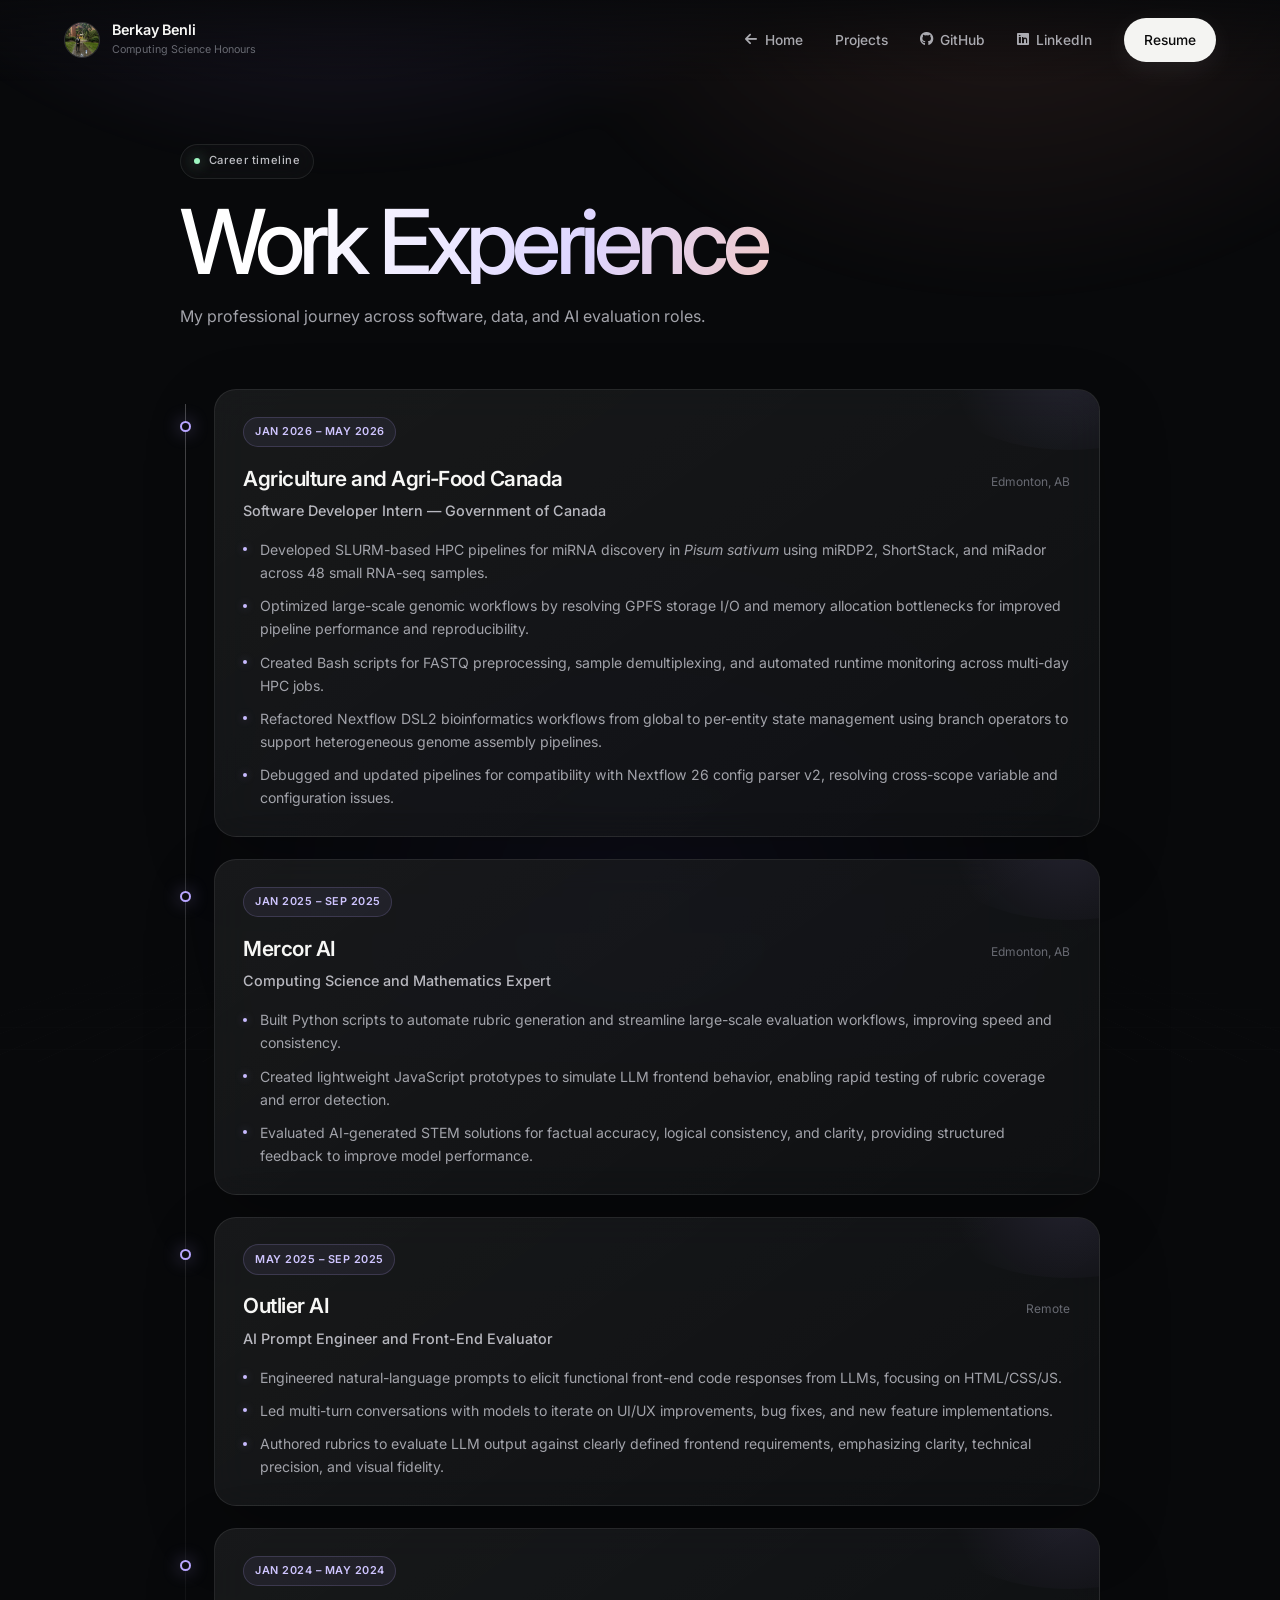
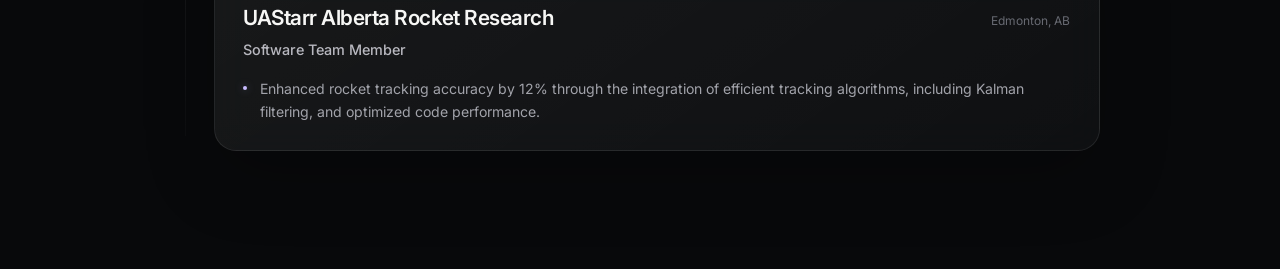
<file: experience.html>
<!DOCTYPE html>
<html lang="en">
<head>
    <meta charset="UTF-8">
    <meta name="viewport" content="width=device-width, initial-scale=1.0">
    <title>Work Experience - Berkay Benli</title>
    <link href="https://fonts.googleapis.com/css2?family=Inter:wght@300;400;500;600;700;800&display=swap" rel="stylesheet">
    <link href="https://cdnjs.cloudflare.com/ajax/libs/font-awesome/6.0.0/css/all.min.css" rel="stylesheet">
    <style>
        * { margin: 0; padding: 0; box-sizing: border-box; }

        :root {
            --bg: #08090b;
            --surface: rgba(255,255,255,.045);
            --surface-solid: #101114;
            --text-primary: #f7f7f5;
            --text-secondary: #a2a3aa;
            --text-tertiary: #686a72;
            --border: rgba(255,255,255,.085);
            --border-strong: rgba(255,255,255,.17);
            --pill: #f4f4f2;
            --pill-text: #0a0a0b;
            --accent: #b8a6ff;
            --accent-2: #ffb49d;
        }

        html { scroll-behavior: smooth; }

        body {
            min-height: 100vh;
            overflow-x: hidden;
            color: var(--text-primary);
            background: var(--bg);
            font-family: 'Inter', sans-serif;
            line-height: 1.6;
            position: relative;
        }

        body::before {
            content: '';
            position: fixed;
            inset: -15%;
            z-index: -3;
            pointer-events: none;
            background:
                radial-gradient(760px 540px at 32% -5%, rgba(175,133,255,.19), transparent 68%),
                radial-gradient(700px 540px at 72% 5%, rgba(255,151,124,.12), transparent 70%),
                radial-gradient(650px 520px at 50% 88%, rgba(108,92,255,.055), transparent 72%);
            filter: blur(10px);
        }

        body::after {
            content: '';
            position: fixed;
            left: -10%;
            right: -10%;
            bottom: -18%;
            height: 46%;
            z-index: -2;
            pointer-events: none;
            opacity: .25;
            transform: perspective(520px) rotateX(62deg);
            transform-origin: bottom;
            background-image:
                linear-gradient(rgba(255,255,255,.05) 1px, transparent 1px),
                linear-gradient(90deg, rgba(255,255,255,.05) 1px, transparent 1px);
            background-size: 55px 55px;
            mask-image: linear-gradient(to top, black, transparent 85%);
            -webkit-mask-image: linear-gradient(to top, black, transparent 85%);
        }

        a { color: inherit; }

        main, nav, section { position: relative; z-index: 1; }

        /* Navigation */
        nav {
            position: fixed;
            top: 0;
            left: 0;
            width: 100%;
            z-index: 1000;
            padding: 1.15rem 5%;
            background: linear-gradient(to bottom, rgba(8,9,11,.86), rgba(8,9,11,.42), transparent);
            border: 0;
        }

        .nav-container {
            width: min(1180px, 100%);
            margin: 0 auto;
            display: flex;
            justify-content: space-between;
            align-items: center;
        }

        .logo-container {
            display: flex;
            align-items: center;
            gap: .75rem;
            text-decoration: none;
        }

        .logo {
            width: 36px;
            height: 36px;
            border-radius: 50%;
            object-fit: cover;
            border: 1px solid rgba(255,255,255,.15);
        }

        .logo-text h2 {
            font-weight: 600;
            font-size: .9rem;
            line-height: 1.1;
            letter-spacing: -.02em;
        }

        .logo-text p {
            margin-top: 3px;
            font-size: .67rem;
            color: var(--text-tertiary);
        }

        .nav-links {
            display: flex;
            list-style: none;
            gap: 2rem;
            align-items: center;
        }

        .nav-links a {
            position: relative;
            color: #aaaab0;
            text-decoration: none;
            font-weight: 500;
            font-size: .86rem;
            transition: color .25s ease;
            display: flex;
            align-items: center;
            gap: .45rem;
        }

        .nav-links a:hover { color: white; }

        .nav-links a:not(.nav-cta)::after {
            content: '';
            position: absolute;
            left: 0;
            right: 0;
            bottom: -6px;
            height: 1px;
            background: white;
            transform: scaleX(0);
            transform-origin: right;
            transition: transform .25s ease;
        }

        .nav-links a:not(.nav-cta):hover::after {
            transform: scaleX(1);
            transform-origin: left;
        }

        .nav-cta {
            color: var(--pill-text) !important;
            padding: .68rem 1.25rem;
            border-radius: 999px;
            background: var(--pill);
            box-shadow: 0 7px 28px rgba(255,255,255,.07);
            transition: transform .25s ease, box-shadow .25s ease !important;
        }

        .nav-cta:hover {
            transform: translateY(-2px);
            box-shadow: 0 10px 34px rgba(255,255,255,.14);
        }

        .mobile-menu {
            display: none;
            cursor: pointer;
            padding: .5rem;
        }

        .mobile-menu span {
            display: block;
            width: 22px;
            height: 1.5px;
            margin: 5px 0;
            background: white;
        }

        /* Shared page header */
        .experience-section,
        .projects-section {
            min-height: 100vh;
            padding: 9rem 5% 6rem;
        }

        .experience-section .container {
            width: min(920px, 100%);
            margin: 0 auto;
        }

        .projects-section .container {
            width: min(1080px, 100%);
            margin: 0 auto;
        }

        .page-eyebrow {
            display: inline-flex;
            align-items: center;
            gap: .55rem;
            padding: .46rem .82rem;
            margin-bottom: 1.35rem;
            border: 1px solid var(--border);
            border-radius: 999px;
            background: rgba(255,255,255,.025);
            backdrop-filter: blur(15px);
            color: #bdbdc2;
            font-size: .7rem;
            font-weight: 500;
            letter-spacing: .05em;
        }

        .page-eyebrow .dot {
            width: 6px;
            height: 6px;
            border-radius: 50%;
            background: #9ef7c1;
            box-shadow: 0 0 14px rgba(158,247,193,.65);
        }

        .section-title {
            max-width: 850px;
            font-size: clamp(3.1rem, 7vw, 5.8rem);
            font-weight: 500;
            line-height: .94;
            letter-spacing: -.065em;
            margin-bottom: 1.1rem;
            background: linear-gradient(110deg, #fff 12%, #ddd5ff 48%, #f5c6b8 78%, #fff);
            -webkit-background-clip: text;
            background-clip: text;
            color: transparent;
        }

        .section-subtitle {
            max-width: 620px;
            color: var(--text-secondary);
            font-size: 1rem;
            line-height: 1.75;
            margin-bottom: 3.7rem;
        }

        /* Experience */
        .experience-timeline {
            position: relative;
            padding-left: 2.1rem;
        }

        .experience-timeline::before {
            content: '';
            position: absolute;
            left: 5px;
            top: 15px;
            bottom: 15px;
            width: 1px;
            background: linear-gradient(to bottom, rgba(255,255,255,.25), rgba(255,255,255,.025));
        }

        .experience-item {
            position: relative;
            margin-bottom: 1.4rem;
        }

        .experience-marker {
            position: absolute;
            left: -2.1rem;
            top: 2rem;
            width: 11px;
            height: 11px;
            border-radius: 50%;
            background: #0b0c0e;
            border: 2px solid var(--accent);
            box-shadow: 0 0 18px rgba(184,166,255,.45);
            z-index: 2;
        }

        .experience-content {
            position: relative;
            overflow: hidden;
            padding: 1.65rem 1.8rem;
            border: 1px solid var(--border);
            border-radius: 22px;
            background:
                linear-gradient(145deg, rgba(255,255,255,.055), rgba(255,255,255,.018)),
                rgba(12,13,15,.74);
            backdrop-filter: blur(18px);
            box-shadow: 0 25px 70px rgba(0,0,0,.22);
            transition: transform .35s ease, border-color .35s ease, box-shadow .35s ease;
        }

        .experience-content::before {
            content: '';
            position: absolute;
            width: 300px;
            height: 180px;
            right: -120px;
            top: -120px;
            border-radius: 50%;
            background: radial-gradient(circle, rgba(184,166,255,.11), transparent 68%);
            pointer-events: none;
        }

        .experience-content:hover {
            transform: translateY(-5px);
            border-color: var(--border-strong);
            box-shadow: 0 30px 80px rgba(0,0,0,.38);
        }

        .experience-date {
            display: inline-flex;
            padding: .35rem .68rem;
            margin-bottom: .9rem;
            border-radius: 999px;
            border: 1px solid rgba(184,166,255,.18);
            background: rgba(184,166,255,.07);
            color: #cfc5ff;
            font-size: .68rem;
            font-weight: 600;
            letter-spacing: .045em;
            text-transform: uppercase;
        }

        .experience-header {
            display: flex;
            justify-content: space-between;
            align-items: baseline;
            flex-wrap: wrap;
            gap: .5rem;
            margin-bottom: .25rem;
        }

        .company-name {
            font-size: 1.3rem;
            font-weight: 600;
            letter-spacing: -.025em;
        }

        .job-location {
            color: var(--text-tertiary);
            font-size: .75rem;
        }

        .job-title {
            color: #b8b8bf;
            font-size: .9rem;
            font-weight: 500;
            margin-bottom: 1rem;
        }

        .job-description {
            list-style: none;
            padding: 0;
        }

        .job-description li {
            position: relative;
            padding-left: 1.05rem;
            margin-bottom: .62rem;
            color: var(--text-secondary);
            font-size: .88rem;
            line-height: 1.65;
        }

        .job-description li::before {
            content: '';
            position: absolute;
            left: 0;
            top: .68em;
            width: 4px;
            height: 4px;
            border-radius: 50%;
            background: #c8bbff;
            box-shadow: 0 0 8px rgba(200,187,255,.4);
        }

        .job-description li:last-child { margin-bottom: 0; }

        /* Projects */
        .projects-grid {
            display: grid;
            grid-template-columns: 1fr;
            gap: 1.35rem;
        }

        .project-card {
            position: relative;
            overflow: hidden;
            border: 1px solid var(--border);
            border-radius: 24px;
            background:
                linear-gradient(145deg, rgba(255,255,255,.055), rgba(255,255,255,.018)),
                rgba(12,13,15,.74);
            backdrop-filter: blur(18px);
            box-shadow: 0 28px 80px rgba(0,0,0,.25);
            transition: transform .4s ease, border-color .4s ease, box-shadow .4s ease;
        }

        .project-card::before {
            content: '';
            position: absolute;
            width: 420px;
            height: 300px;
            left: -160px;
            top: -190px;
            border-radius: 50%;
            background: radial-gradient(circle, rgba(184,166,255,.14), transparent 68%);
            pointer-events: none;
        }

        .project-card::after {
            content: '';
            position: absolute;
            width: 360px;
            height: 250px;
            right: -180px;
            bottom: -180px;
            border-radius: 50%;
            background: radial-gradient(circle, rgba(255,180,157,.10), transparent 68%);
            pointer-events: none;
        }

        .project-card:hover {
            transform: translateY(-6px);
            border-color: var(--border-strong);
            box-shadow: 0 38px 95px rgba(0,0,0,.4);
        }

        .project-content {
            position: relative;
            z-index: 1;
            display: grid;
            grid-template-columns: 1.05fr .95fr;
            gap: 2.4rem;
            align-items: center;
            padding: 1.35rem;
        }

        .project-image {
            position: relative;
            overflow: hidden;
            aspect-ratio: 16 / 9;
            border-radius: 17px;
            border: 1px solid rgba(255,255,255,.10);
            background: #0b0c0e;
            box-shadow: 0 22px 55px rgba(0,0,0,.35);
        }

        .project-image::after {
            content: '';
            position: absolute;
            inset: 0;
            background: linear-gradient(120deg, rgba(255,255,255,.10), transparent 30%, transparent 70%, rgba(184,166,255,.08));
            pointer-events: none;
        }

        .project-image img {
            width: 100%;
            height: 100%;
            object-fit: cover;
            display: block;
            transition: transform .55s ease;
        }

        .project-card:hover .project-image img {
            transform: scale(1.035);
        }

        .project-details {
            display: flex;
            flex-direction: column;
            gap: .9rem;
        }

        .project-title {
            font-size: 1.65rem;
            font-weight: 600;
            letter-spacing: -.035em;
        }

        .project-title a {
            text-decoration: none;
        }

        .project-title a:hover {
            color: #d8d0ff;
        }

        .project-description {
            color: var(--text-secondary);
            font-size: .88rem;
            line-height: 1.72;
        }

        .project-tech {
            display: flex;
            flex-wrap: wrap;
            gap: .4rem;
            margin-top: .05rem;
        }

        .tech-tag {
            padding: .3rem .65rem;
            border-radius: 999px;
            border: 1px solid rgba(255,255,255,.08);
            background: rgba(255,255,255,.035);
            color: #aaaab2;
            font-size: .68rem;
            font-weight: 500;
        }

        .project-links {
            display: flex;
            flex-wrap: wrap;
            gap: .55rem;
            margin-top: .2rem;
        }

        .project-link {
            display: inline-flex;
            align-items: center;
            gap: .45rem;
            padding: .65rem 1rem;
            border-radius: 999px;
            text-decoration: none;
            font-size: .76rem;
            font-weight: 600;
            transition: transform .25s ease, background .25s ease, border-color .25s ease;
        }

        .project-link:hover {
            transform: translateY(-2px);
        }

        .project-link-primary {
            color: var(--pill-text);
            background: var(--pill);
        }

        .project-link-secondary {
            color: #dddde1;
            border: 1px solid var(--border-strong);
            background: rgba(255,255,255,.025);
        }

        .project-link-secondary:hover {
            background: rgba(255,255,255,.07);
        }

        .back-to-top {
            position: fixed;
            right: 2rem;
            bottom: 2rem;
            width: 46px;
            height: 46px;
            display: flex;
            align-items: center;
            justify-content: center;
            z-index: 999;
            border: 1px solid rgba(0,0,0,.08);
            border-radius: 50%;
            background: var(--pill);
            color: var(--pill-text);
            cursor: pointer;
            opacity: 0;
            transform: translateY(80px);
            transition: opacity .25s ease, transform .25s ease, box-shadow .25s ease;
            box-shadow: 0 12px 35px rgba(0,0,0,.35);
        }

        .back-to-top.show {
            opacity: 1;
            transform: translateY(0);
        }

        .back-to-top:hover {
            transform: translateY(-3px);
            box-shadow: 0 18px 42px rgba(0,0,0,.45);
        }

        @media (max-width: 900px) {
            .project-content {
                grid-template-columns: 1fr;
                gap: 1.35rem;
            }

            .section-title {
                max-width: 700px;
            }
        }

        @media (max-width: 720px) {
            nav { padding: 1rem 5%; }

            .nav-links {
                display: none;
                position: absolute;
                top: 68px;
                left: 5%;
                right: 5%;
                padding: .8rem;
                flex-direction: column;
                align-items: stretch;
                gap: .2rem;
                border: 1px solid var(--border);
                border-radius: 18px;
                background: rgba(12,13,15,.94);
                backdrop-filter: blur(22px);
                box-shadow: 0 25px 60px rgba(0,0,0,.45);
            }

            .nav-links.active { display: flex; }

            .nav-links a {
                padding: .72rem .75rem;
            }

            .nav-cta {
                text-align: center;
                margin-top: .25rem;
            }

            .mobile-menu { display: block; }

            .experience-section,
            .projects-section {
                padding: 7.5rem 5% 4rem;
            }

            .section-title {
                font-size: clamp(3rem, 15vw, 5rem);
            }

            .section-subtitle {
                font-size: .9rem;
                margin-bottom: 2.6rem;
            }

            .experience-timeline {
                padding-left: 1.45rem;
            }

            .experience-timeline::before {
                left: 4px;
            }

            .experience-marker {
                left: -1.45rem;
                width: 9px;
                height: 9px;
            }

            .experience-content {
                padding: 1.35rem;
                border-radius: 19px;
            }

            .company-name {
                font-size: 1.12rem;
            }

            .job-description li {
                font-size: .82rem;
            }

            .project-content {
                padding: .8rem;
            }

            .project-details {
                padding: .35rem .4rem .6rem;
            }

            .project-title {
                font-size: 1.35rem;
            }

            .project-description {
                font-size: .82rem;
            }

            .back-to-top {
                right: 1rem;
                bottom: 1rem;
            }
        }

        @media (prefers-reduced-motion: reduce) {
            *, *::before, *::after {
                transition: none !important;
                scroll-behavior: auto !important;
            }
        }

    </style>
</head>
<body>
    <nav>
        <div class="nav-container">
            <div class="logo-container">
                <img src="personal-portfolio-img/images/me.jpg" class="logo" alt="Berkay Benli Logo">
                <div class="logo-text">
                    <h2>Berkay Benli</h2>
                    <p>Computing Science Honours</p>
                </div>
            </div>
            <ul class="nav-links">
                <li><a href="index.html"><i class="fas fa-arrow-left"></i> Home</a></li>
                <li><a href="projects.html">Projects</a></li>
                <li><a href="https://github.com/brkbenli" target="_blank"><i class="fab fa-github"></i> GitHub</a></li>
                <li><a href="https://www.linkedin.com/in/berkayibenli/" target="_blank"><i class="fab fa-linkedin"></i> LinkedIn</a></li>
                <li><a href="personal-portfolio-img/Resume_Berkay_Benli.pdf" target="_blank" class="nav-cta">Resume</a></li>
            </ul>
            <div class="mobile-menu" aria-label="Open navigation" role="button" tabindex="0">
                <span></span><span></span><span></span>
            </div>
        </div>
    </nav>

    <section class="experience-section">
        <div class="container">
            <div class="page-eyebrow"><span class="dot"></span> Career timeline</div>
            <h1 class="section-title">Work Experience</h1>
            <p class="section-subtitle">My professional journey across software, data, and AI evaluation roles.</p>

            <div class="experience-timeline">
                <div class="experience-item">
                    <div class="experience-marker"></div>
                    <div class="experience-content">
                        <div class="experience-date">Jan 2026 – May 2026</div>
                        <div class="experience-header">
                            <h3 class="company-name">Agriculture and Agri-Food Canada</h3>
                            <span class="job-location">Edmonton, AB</span>
                        </div>
                        <h4 class="job-title">Software Developer Intern — Government of Canada</h4>
                        <ul class="job-description">
                            <li>Developed SLURM-based HPC pipelines for miRNA discovery in <em>Pisum sativum</em> using miRDP2, ShortStack, and miRador across 48 small RNA-seq samples.</li>
                            <li>Optimized large-scale genomic workflows by resolving GPFS storage I/O and memory allocation bottlenecks for improved pipeline performance and reproducibility.</li>
                            <li>Created Bash scripts for FASTQ preprocessing, sample demultiplexing, and automated runtime monitoring across multi-day HPC jobs.</li>
                            <li>Refactored Nextflow DSL2 bioinformatics workflows from global to per-entity state management using branch operators to support heterogeneous genome assembly pipelines.</li>
                            <li>Debugged and updated pipelines for compatibility with Nextflow 26 config parser v2, resolving cross-scope variable and configuration issues.</li>
                        </ul>
                    </div>
                </div>

                <div class="experience-item">
                    <div class="experience-marker"></div>
                    <div class="experience-content">
                        <div class="experience-date">Jan 2025 – Sep 2025</div>
                        <div class="experience-header">
                            <h3 class="company-name">Mercor AI</h3>
                            <span class="job-location">Edmonton, AB</span>
                        </div>
                        <h4 class="job-title">Computing Science and Mathematics Expert</h4>
                        <ul class="job-description">
                            <li>Built Python scripts to automate rubric generation and streamline large-scale evaluation workflows, improving speed and consistency.</li>
                            <li>Created lightweight JavaScript prototypes to simulate LLM frontend behavior, enabling rapid testing of rubric coverage and error detection.</li>
                            <li>Evaluated AI-generated STEM solutions for factual accuracy, logical consistency, and clarity, providing structured feedback to improve model performance.</li>
                        </ul>
                    </div>
                </div>

                <div class="experience-item">
                    <div class="experience-marker"></div>
                    <div class="experience-content">
                        <div class="experience-date">May 2025 – Sep 2025</div>
                        <div class="experience-header">
                            <h3 class="company-name">Outlier AI</h3>
                            <span class="job-location">Remote</span>
                        </div>
                        <h4 class="job-title">AI Prompt Engineer and Front-End Evaluator</h4>
                        <ul class="job-description">
                            <li>Engineered natural-language prompts to elicit functional front-end code responses from LLMs, focusing on HTML/CSS/JS.</li>
                            <li>Led multi-turn conversations with models to iterate on UI/UX improvements, bug fixes, and new feature implementations.</li>
                            <li>Authored rubrics to evaluate LLM output against clearly defined frontend requirements, emphasizing clarity, technical precision, and visual fidelity.</li>
                        </ul>
                    </div>
                </div>

                <div class="experience-item">
                    <div class="experience-marker"></div>
                    <div class="experience-content">
                        <div class="experience-date">Jan 2024 – May 2024</div>
                        <div class="experience-header">
                            <h3 class="company-name">UAStarr Alberta Rocket Research</h3>
                            <span class="job-location">Edmonton, AB</span>
                        </div>
                        <h4 class="job-title">Software Team Member</h4>
                        <ul class="job-description">
                            <li>Enhanced rocket tracking accuracy by 12% through the integration of efficient tracking algorithms, including Kalman filtering, and optimized code performance.</li>
                        </ul>
                    </div>
                </div>
            </div>
        </div>
    </section>

    <script>
        const mobileMenu = document.querySelector('.mobile-menu');
        const navLinks = document.querySelector('.nav-links');

        mobileMenu.addEventListener('click', () => navLinks.classList.toggle('active'));
        mobileMenu.addEventListener('keydown', (event) => {
            if (event.key === 'Enter' || event.key === ' ') {
                event.preventDefault();
                navLinks.classList.toggle('active');
            }
        });
    </script>
</body>
</html>
</file>
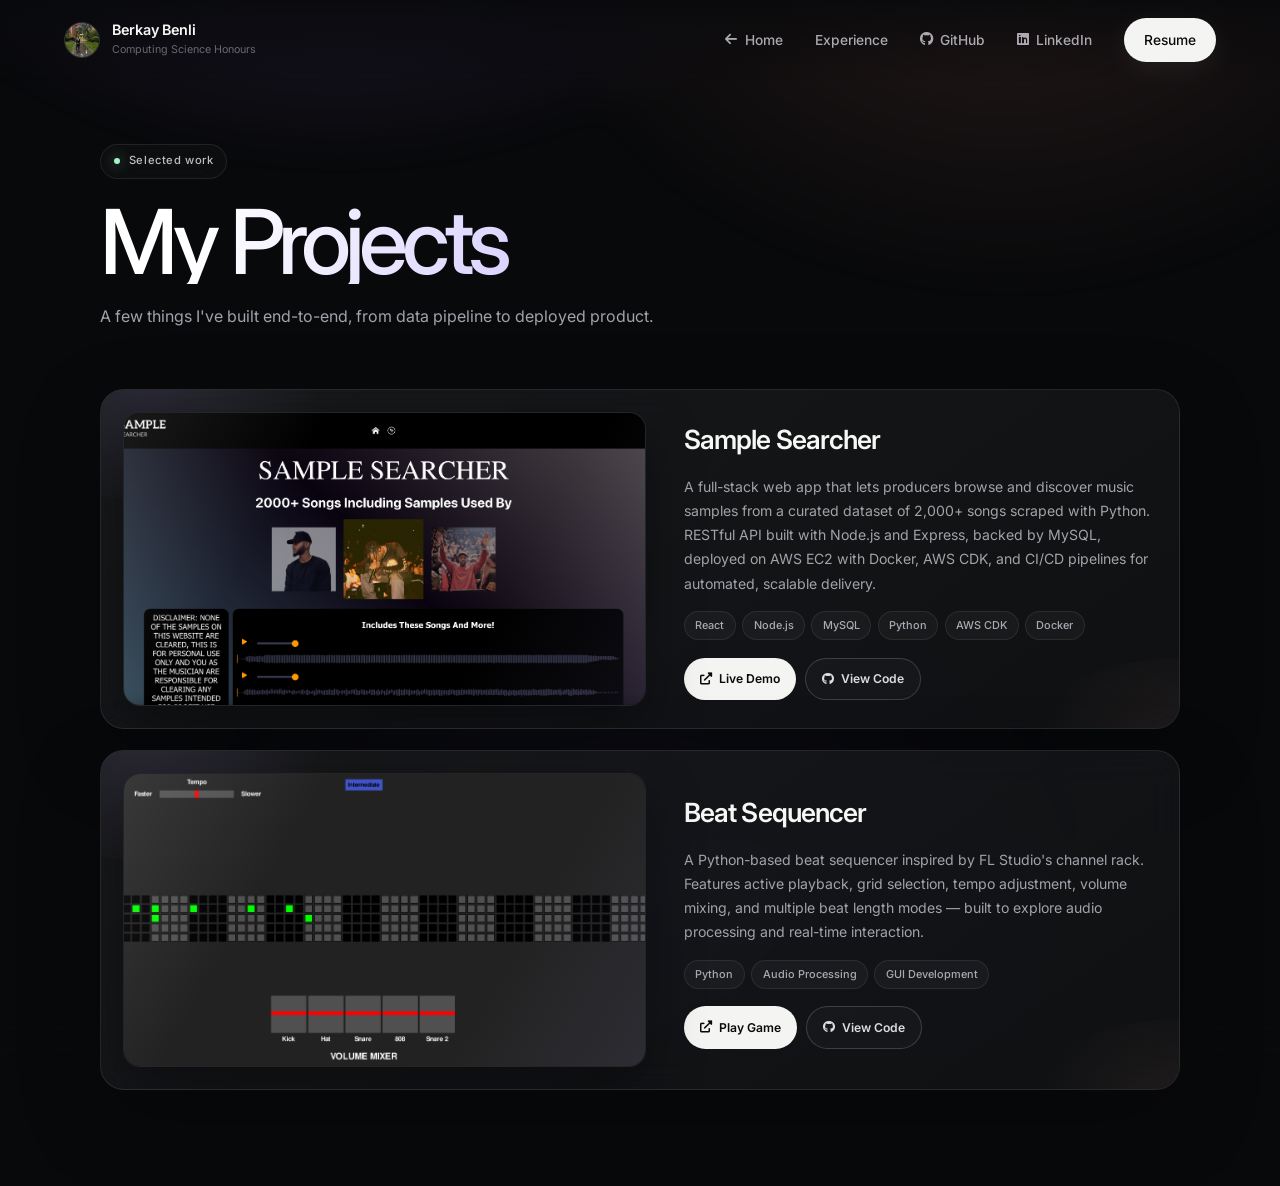
<file: projects.html>
<!DOCTYPE html>
<html lang="en">
<head>
    <meta charset="UTF-8">
    <meta name="viewport" content="width=device-width, initial-scale=1.0">
    <title>Projects - Berkay Benli</title>
    <link href="https://fonts.googleapis.com/css2?family=Inter:wght@300;400;500;600;700;800&display=swap" rel="stylesheet">
    <link href="https://cdnjs.cloudflare.com/ajax/libs/font-awesome/6.0.0/css/all.min.css" rel="stylesheet">
    <style>
        * { margin: 0; padding: 0; box-sizing: border-box; }

        :root {
            --bg: #08090b;
            --surface: rgba(255,255,255,.045);
            --surface-solid: #101114;
            --text-primary: #f7f7f5;
            --text-secondary: #a2a3aa;
            --text-tertiary: #686a72;
            --border: rgba(255,255,255,.085);
            --border-strong: rgba(255,255,255,.17);
            --pill: #f4f4f2;
            --pill-text: #0a0a0b;
            --accent: #b8a6ff;
            --accent-2: #ffb49d;
        }

        html { scroll-behavior: smooth; }

        body {
            min-height: 100vh;
            overflow-x: hidden;
            color: var(--text-primary);
            background: var(--bg);
            font-family: 'Inter', sans-serif;
            line-height: 1.6;
            position: relative;
        }

        body::before {
            content: '';
            position: fixed;
            inset: -15%;
            z-index: -3;
            pointer-events: none;
            background:
                radial-gradient(760px 540px at 32% -5%, rgba(175,133,255,.19), transparent 68%),
                radial-gradient(700px 540px at 72% 5%, rgba(255,151,124,.12), transparent 70%),
                radial-gradient(650px 520px at 50% 88%, rgba(108,92,255,.055), transparent 72%);
            filter: blur(10px);
        }

        body::after {
            content: '';
            position: fixed;
            left: -10%;
            right: -10%;
            bottom: -18%;
            height: 46%;
            z-index: -2;
            pointer-events: none;
            opacity: .25;
            transform: perspective(520px) rotateX(62deg);
            transform-origin: bottom;
            background-image:
                linear-gradient(rgba(255,255,255,.05) 1px, transparent 1px),
                linear-gradient(90deg, rgba(255,255,255,.05) 1px, transparent 1px);
            background-size: 55px 55px;
            mask-image: linear-gradient(to top, black, transparent 85%);
            -webkit-mask-image: linear-gradient(to top, black, transparent 85%);
        }

        a { color: inherit; }

        main, nav, section { position: relative; z-index: 1; }

        /* Navigation */
        nav {
            position: fixed;
            top: 0;
            left: 0;
            width: 100%;
            z-index: 1000;
            padding: 1.15rem 5%;
            background: linear-gradient(to bottom, rgba(8,9,11,.86), rgba(8,9,11,.42), transparent);
            border: 0;
        }

        .nav-container {
            width: min(1180px, 100%);
            margin: 0 auto;
            display: flex;
            justify-content: space-between;
            align-items: center;
        }

        .logo-container {
            display: flex;
            align-items: center;
            gap: .75rem;
            text-decoration: none;
        }

        .logo {
            width: 36px;
            height: 36px;
            border-radius: 50%;
            object-fit: cover;
            border: 1px solid rgba(255,255,255,.15);
        }

        .logo-text h2 {
            font-weight: 600;
            font-size: .9rem;
            line-height: 1.1;
            letter-spacing: -.02em;
        }

        .logo-text p {
            margin-top: 3px;
            font-size: .67rem;
            color: var(--text-tertiary);
        }

        .nav-links {
            display: flex;
            list-style: none;
            gap: 2rem;
            align-items: center;
        }

        .nav-links a {
            position: relative;
            color: #aaaab0;
            text-decoration: none;
            font-weight: 500;
            font-size: .86rem;
            transition: color .25s ease;
            display: flex;
            align-items: center;
            gap: .45rem;
        }

        .nav-links a:hover { color: white; }

        .nav-links a:not(.nav-cta)::after {
            content: '';
            position: absolute;
            left: 0;
            right: 0;
            bottom: -6px;
            height: 1px;
            background: white;
            transform: scaleX(0);
            transform-origin: right;
            transition: transform .25s ease;
        }

        .nav-links a:not(.nav-cta):hover::after {
            transform: scaleX(1);
            transform-origin: left;
        }

        .nav-cta {
            color: var(--pill-text) !important;
            padding: .68rem 1.25rem;
            border-radius: 999px;
            background: var(--pill);
            box-shadow: 0 7px 28px rgba(255,255,255,.07);
            transition: transform .25s ease, box-shadow .25s ease !important;
        }

        .nav-cta:hover {
            transform: translateY(-2px);
            box-shadow: 0 10px 34px rgba(255,255,255,.14);
        }

        .mobile-menu {
            display: none;
            cursor: pointer;
            padding: .5rem;
        }

        .mobile-menu span {
            display: block;
            width: 22px;
            height: 1.5px;
            margin: 5px 0;
            background: white;
        }

        /* Shared page header */
        .experience-section,
        .projects-section {
            min-height: 100vh;
            padding: 9rem 5% 6rem;
        }

        .experience-section .container {
            width: min(920px, 100%);
            margin: 0 auto;
        }

        .projects-section .container {
            width: min(1080px, 100%);
            margin: 0 auto;
        }

        .page-eyebrow {
            display: inline-flex;
            align-items: center;
            gap: .55rem;
            padding: .46rem .82rem;
            margin-bottom: 1.35rem;
            border: 1px solid var(--border);
            border-radius: 999px;
            background: rgba(255,255,255,.025);
            backdrop-filter: blur(15px);
            color: #bdbdc2;
            font-size: .7rem;
            font-weight: 500;
            letter-spacing: .05em;
        }

        .page-eyebrow .dot {
            width: 6px;
            height: 6px;
            border-radius: 50%;
            background: #9ef7c1;
            box-shadow: 0 0 14px rgba(158,247,193,.65);
        }

        .section-title {
            max-width: 850px;
            font-size: clamp(3.1rem, 7vw, 5.8rem);
            font-weight: 500;
            line-height: .94;
            letter-spacing: -.065em;
            margin-bottom: 1.1rem;
            background: linear-gradient(110deg, #fff 12%, #ddd5ff 48%, #f5c6b8 78%, #fff);
            -webkit-background-clip: text;
            background-clip: text;
            color: transparent;
        }

        .section-subtitle {
            max-width: 620px;
            color: var(--text-secondary);
            font-size: 1rem;
            line-height: 1.75;
            margin-bottom: 3.7rem;
        }

        /* Experience */
        .experience-timeline {
            position: relative;
            padding-left: 2.1rem;
        }

        .experience-timeline::before {
            content: '';
            position: absolute;
            left: 5px;
            top: 15px;
            bottom: 15px;
            width: 1px;
            background: linear-gradient(to bottom, rgba(255,255,255,.25), rgba(255,255,255,.025));
        }

        .experience-item {
            position: relative;
            margin-bottom: 1.4rem;
        }

        .experience-marker {
            position: absolute;
            left: -2.1rem;
            top: 2rem;
            width: 11px;
            height: 11px;
            border-radius: 50%;
            background: #0b0c0e;
            border: 2px solid var(--accent);
            box-shadow: 0 0 18px rgba(184,166,255,.45);
            z-index: 2;
        }

        .experience-content {
            position: relative;
            overflow: hidden;
            padding: 1.65rem 1.8rem;
            border: 1px solid var(--border);
            border-radius: 22px;
            background:
                linear-gradient(145deg, rgba(255,255,255,.055), rgba(255,255,255,.018)),
                rgba(12,13,15,.74);
            backdrop-filter: blur(18px);
            box-shadow: 0 25px 70px rgba(0,0,0,.22);
            transition: transform .35s ease, border-color .35s ease, box-shadow .35s ease;
        }

        .experience-content::before {
            content: '';
            position: absolute;
            width: 300px;
            height: 180px;
            right: -120px;
            top: -120px;
            border-radius: 50%;
            background: radial-gradient(circle, rgba(184,166,255,.11), transparent 68%);
            pointer-events: none;
        }

        .experience-content:hover {
            transform: translateY(-5px);
            border-color: var(--border-strong);
            box-shadow: 0 30px 80px rgba(0,0,0,.38);
        }

        .experience-date {
            display: inline-flex;
            padding: .35rem .68rem;
            margin-bottom: .9rem;
            border-radius: 999px;
            border: 1px solid rgba(184,166,255,.18);
            background: rgba(184,166,255,.07);
            color: #cfc5ff;
            font-size: .68rem;
            font-weight: 600;
            letter-spacing: .045em;
            text-transform: uppercase;
        }

        .experience-header {
            display: flex;
            justify-content: space-between;
            align-items: baseline;
            flex-wrap: wrap;
            gap: .5rem;
            margin-bottom: .25rem;
        }

        .company-name {
            font-size: 1.3rem;
            font-weight: 600;
            letter-spacing: -.025em;
        }

        .job-location {
            color: var(--text-tertiary);
            font-size: .75rem;
        }

        .job-title {
            color: #b8b8bf;
            font-size: .9rem;
            font-weight: 500;
            margin-bottom: 1rem;
        }

        .job-description {
            list-style: none;
            padding: 0;
        }

        .job-description li {
            position: relative;
            padding-left: 1.05rem;
            margin-bottom: .62rem;
            color: var(--text-secondary);
            font-size: .88rem;
            line-height: 1.65;
        }

        .job-description li::before {
            content: '';
            position: absolute;
            left: 0;
            top: .68em;
            width: 4px;
            height: 4px;
            border-radius: 50%;
            background: #c8bbff;
            box-shadow: 0 0 8px rgba(200,187,255,.4);
        }

        .job-description li:last-child { margin-bottom: 0; }

        /* Projects */
        .projects-grid {
            display: grid;
            grid-template-columns: 1fr;
            gap: 1.35rem;
        }

        .project-card {
            position: relative;
            overflow: hidden;
            border: 1px solid var(--border);
            border-radius: 24px;
            background:
                linear-gradient(145deg, rgba(255,255,255,.055), rgba(255,255,255,.018)),
                rgba(12,13,15,.74);
            backdrop-filter: blur(18px);
            box-shadow: 0 28px 80px rgba(0,0,0,.25);
            transition: transform .4s ease, border-color .4s ease, box-shadow .4s ease;
        }

        .project-card::before {
            content: '';
            position: absolute;
            width: 420px;
            height: 300px;
            left: -160px;
            top: -190px;
            border-radius: 50%;
            background: radial-gradient(circle, rgba(184,166,255,.14), transparent 68%);
            pointer-events: none;
        }

        .project-card::after {
            content: '';
            position: absolute;
            width: 360px;
            height: 250px;
            right: -180px;
            bottom: -180px;
            border-radius: 50%;
            background: radial-gradient(circle, rgba(255,180,157,.10), transparent 68%);
            pointer-events: none;
        }

        .project-card:hover {
            transform: translateY(-6px);
            border-color: var(--border-strong);
            box-shadow: 0 38px 95px rgba(0,0,0,.4);
        }

        .project-content {
            position: relative;
            z-index: 1;
            display: grid;
            grid-template-columns: 1.05fr .95fr;
            gap: 2.4rem;
            align-items: center;
            padding: 1.35rem;
        }

        .project-image {
            position: relative;
            overflow: hidden;
            aspect-ratio: 16 / 9;
            border-radius: 17px;
            border: 1px solid rgba(255,255,255,.10);
            background: #0b0c0e;
            box-shadow: 0 22px 55px rgba(0,0,0,.35);
        }

        .project-image::after {
            content: '';
            position: absolute;
            inset: 0;
            background: linear-gradient(120deg, rgba(255,255,255,.10), transparent 30%, transparent 70%, rgba(184,166,255,.08));
            pointer-events: none;
        }

        .project-image img {
            width: 100%;
            height: 100%;
            object-fit: cover;
            display: block;
            transition: transform .55s ease;
        }

        .project-card:hover .project-image img {
            transform: scale(1.035);
        }

        .project-details {
            display: flex;
            flex-direction: column;
            gap: .9rem;
        }

        .project-title {
            font-size: 1.65rem;
            font-weight: 600;
            letter-spacing: -.035em;
        }

        .project-title a {
            text-decoration: none;
        }

        .project-title a:hover {
            color: #d8d0ff;
        }

        .project-description {
            color: var(--text-secondary);
            font-size: .88rem;
            line-height: 1.72;
        }

        .project-tech {
            display: flex;
            flex-wrap: wrap;
            gap: .4rem;
            margin-top: .05rem;
        }

        .tech-tag {
            padding: .3rem .65rem;
            border-radius: 999px;
            border: 1px solid rgba(255,255,255,.08);
            background: rgba(255,255,255,.035);
            color: #aaaab2;
            font-size: .68rem;
            font-weight: 500;
        }

        .project-links {
            display: flex;
            flex-wrap: wrap;
            gap: .55rem;
            margin-top: .2rem;
        }

        .project-link {
            display: inline-flex;
            align-items: center;
            gap: .45rem;
            padding: .65rem 1rem;
            border-radius: 999px;
            text-decoration: none;
            font-size: .76rem;
            font-weight: 600;
            transition: transform .25s ease, background .25s ease, border-color .25s ease;
        }

        .project-link:hover {
            transform: translateY(-2px);
        }

        .project-link-primary {
            color: var(--pill-text);
            background: var(--pill);
        }

        .project-link-secondary {
            color: #dddde1;
            border: 1px solid var(--border-strong);
            background: rgba(255,255,255,.025);
        }

        .project-link-secondary:hover {
            background: rgba(255,255,255,.07);
        }

        .back-to-top {
            position: fixed;
            right: 2rem;
            bottom: 2rem;
            width: 46px;
            height: 46px;
            display: flex;
            align-items: center;
            justify-content: center;
            z-index: 999;
            border: 1px solid rgba(0,0,0,.08);
            border-radius: 50%;
            background: var(--pill);
            color: var(--pill-text);
            cursor: pointer;
            opacity: 0;
            transform: translateY(80px);
            transition: opacity .25s ease, transform .25s ease, box-shadow .25s ease;
            box-shadow: 0 12px 35px rgba(0,0,0,.35);
        }

        .back-to-top.show {
            opacity: 1;
            transform: translateY(0);
        }

        .back-to-top:hover {
            transform: translateY(-3px);
            box-shadow: 0 18px 42px rgba(0,0,0,.45);
        }

        @media (max-width: 900px) {
            .project-content {
                grid-template-columns: 1fr;
                gap: 1.35rem;
            }

            .section-title {
                max-width: 700px;
            }
        }

        @media (max-width: 720px) {
            nav { padding: 1rem 5%; }

            .nav-links {
                display: none;
                position: absolute;
                top: 68px;
                left: 5%;
                right: 5%;
                padding: .8rem;
                flex-direction: column;
                align-items: stretch;
                gap: .2rem;
                border: 1px solid var(--border);
                border-radius: 18px;
                background: rgba(12,13,15,.94);
                backdrop-filter: blur(22px);
                box-shadow: 0 25px 60px rgba(0,0,0,.45);
            }

            .nav-links.active { display: flex; }

            .nav-links a {
                padding: .72rem .75rem;
            }

            .nav-cta {
                text-align: center;
                margin-top: .25rem;
            }

            .mobile-menu { display: block; }

            .experience-section,
            .projects-section {
                padding: 7.5rem 5% 4rem;
            }

            .section-title {
                font-size: clamp(3rem, 15vw, 5rem);
            }

            .section-subtitle {
                font-size: .9rem;
                margin-bottom: 2.6rem;
            }

            .experience-timeline {
                padding-left: 1.45rem;
            }

            .experience-timeline::before {
                left: 4px;
            }

            .experience-marker {
                left: -1.45rem;
                width: 9px;
                height: 9px;
            }

            .experience-content {
                padding: 1.35rem;
                border-radius: 19px;
            }

            .company-name {
                font-size: 1.12rem;
            }

            .job-description li {
                font-size: .82rem;
            }

            .project-content {
                padding: .8rem;
            }

            .project-details {
                padding: .35rem .4rem .6rem;
            }

            .project-title {
                font-size: 1.35rem;
            }

            .project-description {
                font-size: .82rem;
            }

            .back-to-top {
                right: 1rem;
                bottom: 1rem;
            }
        }

        @media (prefers-reduced-motion: reduce) {
            *, *::before, *::after {
                transition: none !important;
                scroll-behavior: auto !important;
            }
        }

    </style>
</head>
<body>
    <nav>
        <div class="nav-container">
            <div class="logo-container">
                <img src="personal-portfolio-img/images/me.jpg" class="logo" alt="Berkay Benli Logo">
                <div class="logo-text">
                    <h2>Berkay Benli</h2>
                    <p>Computing Science Honours</p>
                </div>
            </div>
            <ul class="nav-links">
                <li><a href="index.html"><i class="fas fa-arrow-left"></i> Home</a></li>
                <li><a href="experience.html">Experience</a></li>
                <li><a href="https://github.com/brkbenli" target="_blank"><i class="fab fa-github"></i> GitHub</a></li>
                <li><a href="https://www.linkedin.com/in/berkayibenli/" target="_blank"><i class="fab fa-linkedin"></i> LinkedIn</a></li>
                <li><a href="personal-portfolio-img/Resume_Berkay_Benli.pdf" target="_blank" class="nav-cta">Resume</a></li>
            </ul>
            <div class="mobile-menu"><span></span><span></span><span></span></div>
        </div>
    </nav>

    <section class="projects-section">
        <div class="container">
            <div class="page-eyebrow"><span class="dot"></span> Selected work</div>
            <h1 class="section-title">My Projects</h1>
            <p class="section-subtitle">A few things I've built end-to-end, from data pipeline to deployed product.</p>

            <div class="projects-grid">
                <div class="project-card">
                    <div class="project-content">
                        <div class="project-image">
                            <img src="personal-portfolio-img/samplesearcher_home.png" alt="Sample Searcher Screenshot">
                        </div>
                        <div class="project-details">
                            <h2 class="project-title"><a href="https://samplesearcher.ca/" target="_blank">Sample Searcher</a></h2>
                            <p class="project-description">
                                A full-stack web app that lets producers browse and discover music samples from a
                                curated dataset of 2,000+ songs scraped with Python. RESTful API built with Node.js
                                and Express, backed by MySQL, deployed on AWS EC2 with Docker, AWS CDK, and CI/CD
                                pipelines for automated, scalable delivery.
                            </p>
                            <div class="project-tech">
                                <span class="tech-tag">React</span>
                                <span class="tech-tag">Node.js</span>
                                <span class="tech-tag">MySQL</span>
                                <span class="tech-tag">Python</span>
                                <span class="tech-tag">AWS CDK</span>
                                <span class="tech-tag">Docker</span>
                            </div>
                            <div class="project-links">
                                <a href="https://samplesearcher.ca/" target="_blank" class="project-link project-link-primary"><i class="fas fa-external-link-alt"></i> Live Demo</a>
                                <a href="https://github.com/brkbenli" target="_blank" class="project-link project-link-secondary"><i class="fab fa-github"></i> View Code</a>
                            </div>
                        </div>
                    </div>
                </div>

                <div class="project-card">
                    <div class="project-content">
                        <div class="project-image">
                            <img src="personal-portfolio-img/beatsequencer.png" alt="Beat Sequencer Screenshot">
                        </div>
                        <div class="project-details">
                            <h2 class="project-title"><a href="https://berkaybenli.itch.io/beat-sequencer" target="_blank">Beat Sequencer</a></h2>
                            <p class="project-description">
                                A Python-based beat sequencer inspired by FL Studio's channel rack. Features active
                                playback, grid selection, tempo adjustment, volume mixing, and multiple beat length
                                modes — built to explore audio processing and real-time interaction.
                            </p>
                            <div class="project-tech">
                                <span class="tech-tag">Python</span>
                                <span class="tech-tag">Audio Processing</span>
                                <span class="tech-tag">GUI Development</span>
                            </div>
                            <div class="project-links">
                                <a href="https://berkaybenli.itch.io/beat-sequencer" target="_blank" class="project-link project-link-primary"><i class="fas fa-external-link-alt"></i> Play Game</a>
                                <a href="https://github.com/brkbenli" target="_blank" class="project-link project-link-secondary"><i class="fab fa-github"></i> View Code</a>
                            </div>
                        </div>
                    </div>
                </div>
            </div>
        </div>
    </section>

    <button class="back-to-top" onclick="window.scrollTo({top:0,behavior:'smooth'})"><i class="fas fa-arrow-up"></i></button>

    <script>
        const mobileMenu = document.querySelector('.mobile-menu');
        const navLinks = document.querySelector('.nav-links');
        mobileMenu.addEventListener('click', () => navLinks.classList.toggle('active'));

        mobileMenu.addEventListener('keydown', (event) => {
            if (event.key === 'Enter' || event.key === ' ') {
                event.preventDefault();
                navLinks.classList.toggle('active');
            }
        });

        window.addEventListener('scroll', () => {
            document.querySelector('.back-to-top').classList.toggle('show', window.scrollY > 200);
        });
    </script>
</body>
</html>
</file>
